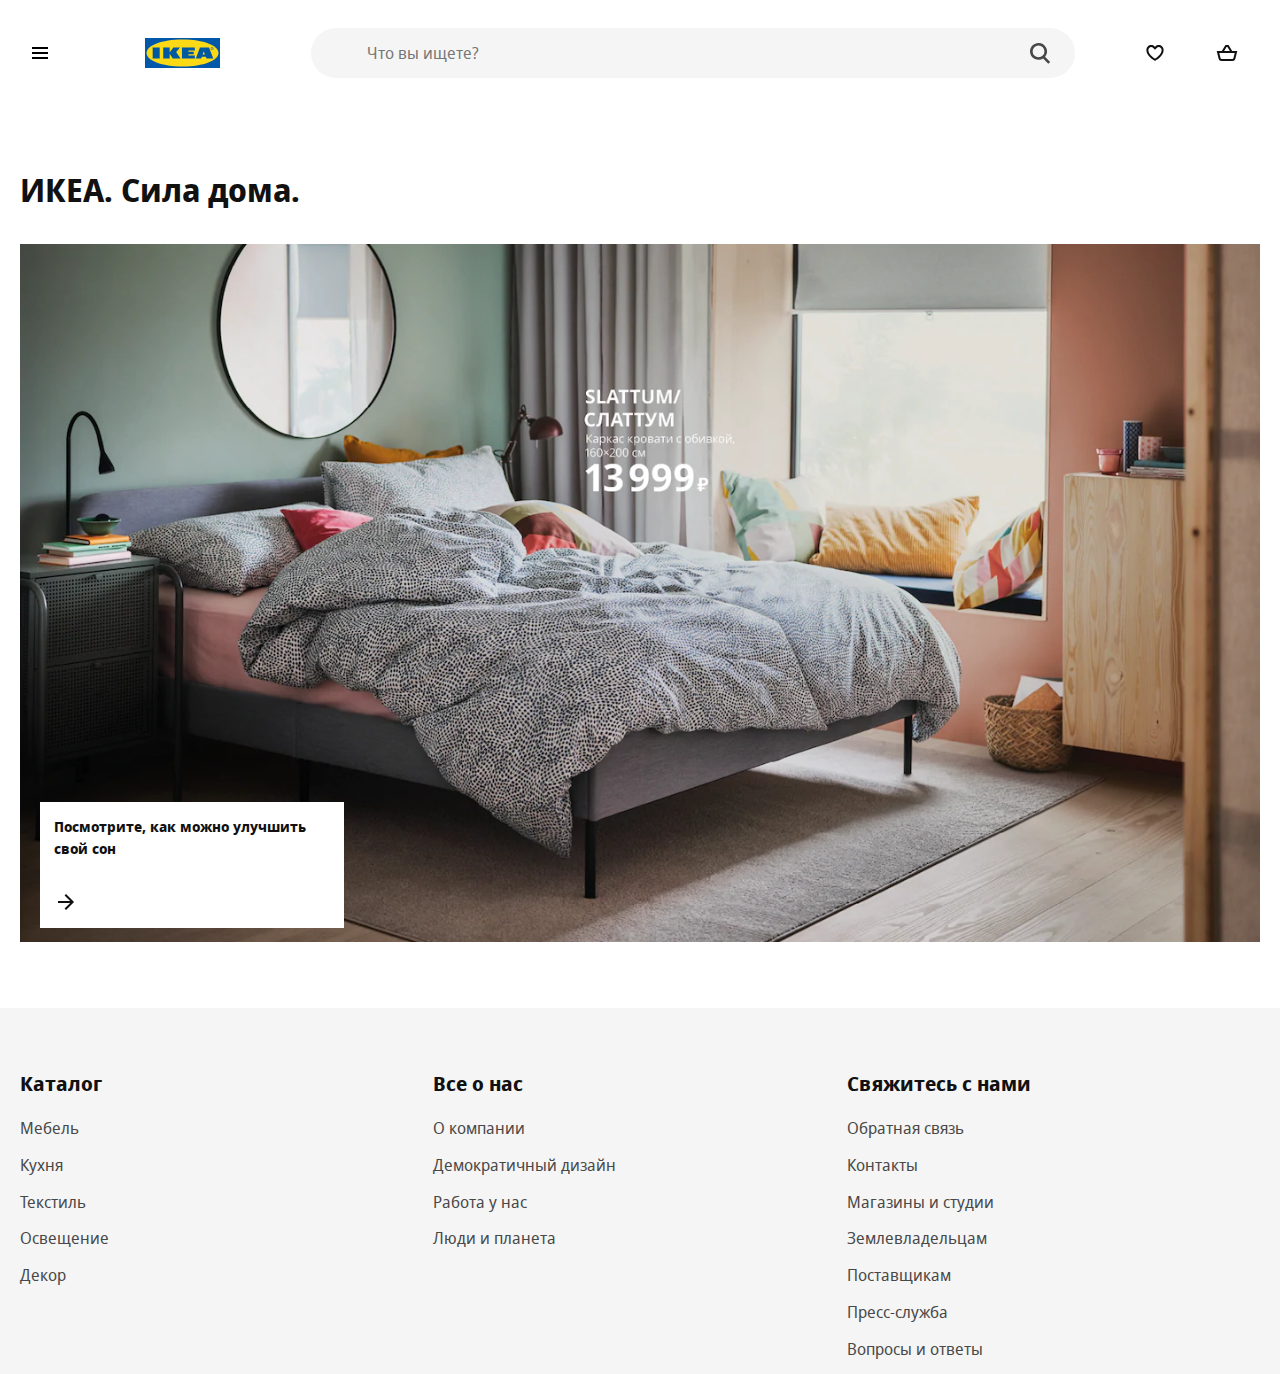
<file: index.html>
<!DOCTYPE html>
<html lang="en">
<head>
    <meta charset="UTF-8">
    <meta name="viewport"
          content="width=device-width, user-scalable=no, initial-scale=1.0, maximum-scale=1.0, minimum-scale=1.0">
    <meta http-equiv="X-UA-Compatible" content="ie=edge">
    <link rel="apple-touch-icon" sizes="180x180" href="favicon/apple-touch-icon.png">
    <link rel="icon" type="image/png" sizes="32x32" href="favicon/favicon-32x32.png">
    <link rel="icon" type="image/png" sizes="16x16" href="favicon/favicon-16x16.png">
    <link rel="mask-icon" href="favicon/safari-pinned-tab.svg" color="#0058ab">
    <meta name="msapplication-TileColor" content="#0058ab">
    <meta name="theme-color" content="#0058ab">
    <title>ИКЕА - официальный интернет-магазин мебели - IKEA</title>
    <link rel="stylesheet" href="styles/styles.css">

    <script src="script/index.js" type="module" defer></script>

</head>
<body>
<main>
    <div class="container">
        <h1 class="main-header">ИКЕА. Сила дома.</h1>
        <aside class="offer">
            <a href="card.html#idd059">
                <picture>
                    <source srcset="image/b47e07ee97fd5f9bf030d258d462a945.webp" type="image/webp">
                    <img src="image/b47e07ee97fd5f9bf030d258d462a945.jpg" alt="СЛАТТУМ">
                </picture>

            </a>
            <a class="offer-extra" href="goods.html?subcat=Кровати">
                <p>Посмотрите, как можно улучшить свой сон</p>
                <svg focusable="false" viewBox="0 0 24 24" class="offer-arrow" aria-hidden="true">
                    <path fill-rule="evenodd" clip-rule="evenodd"
                          d="M19.2937 12.7074L20.0008 12.0003L19.2938 11.2932L12.0008 3.99927L10.5865 5.41339L16.1727 11.0003H4V13.0003H16.1723L10.5855 18.5868L11.9996 20.0011L19.2937 12.7074Z"></path>
                </svg>
            </a>
        </aside>
    </div>
</main>

</body>
</html>
</file>
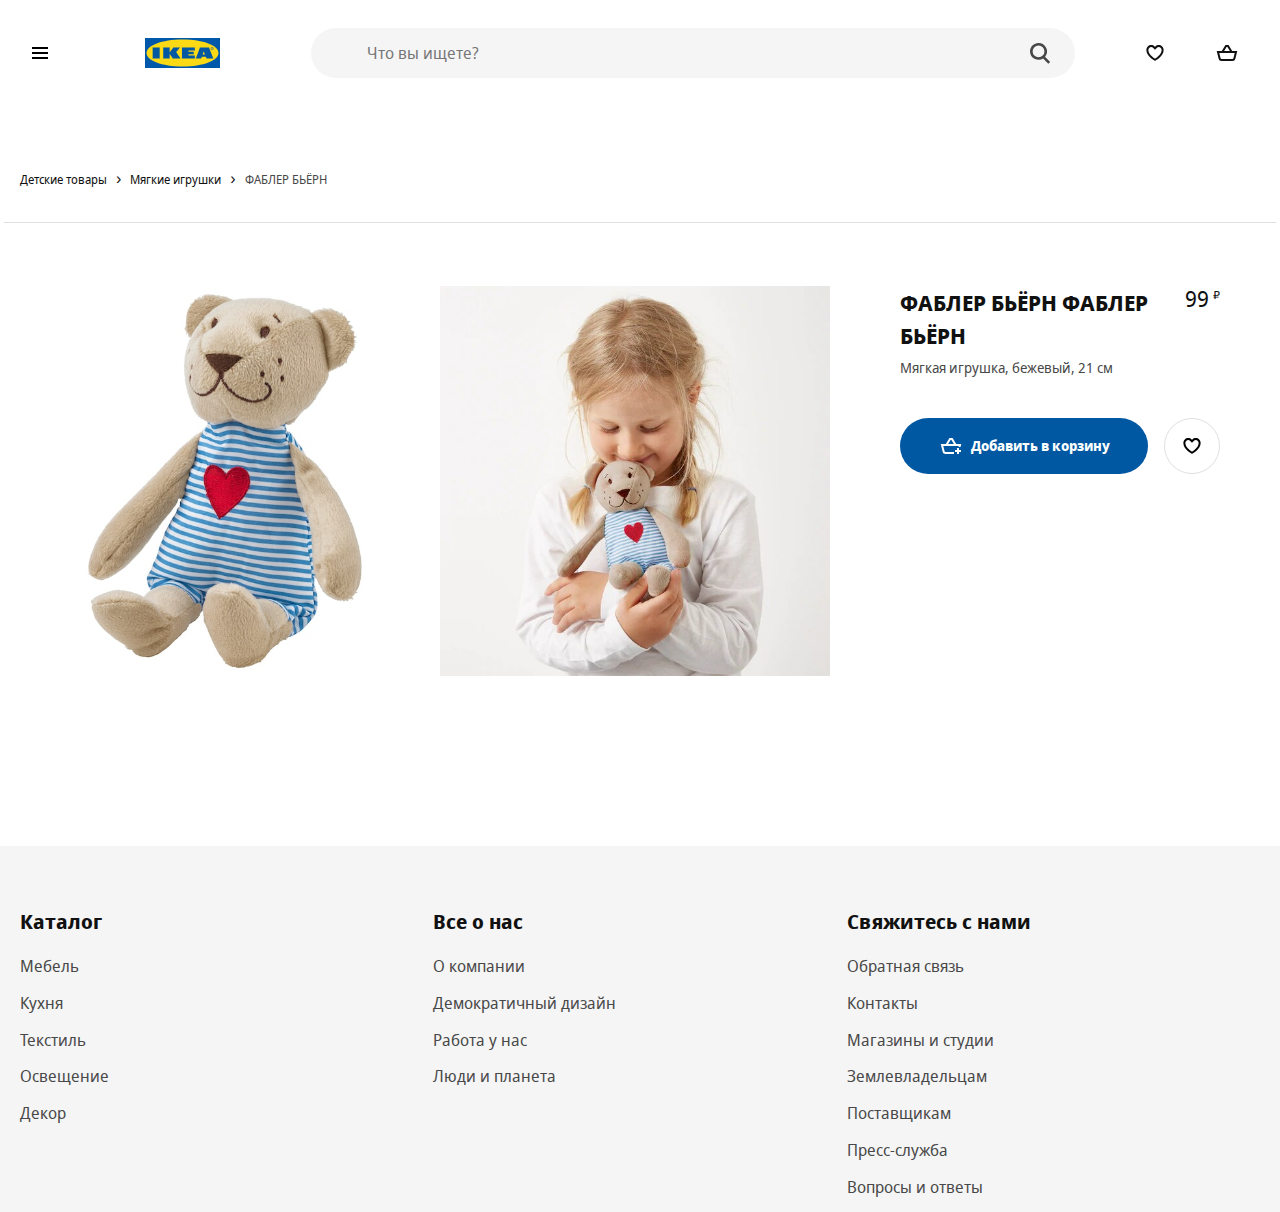
<file: card.html>
<!DOCTYPE html>
<html lang="en">
<head>
	<meta charset="UTF-8">
	<meta name="viewport" content="width=device-width, user-scalable=no, initial-scale=1.0, maximum-scale=1.0, minimum-scale=1.0">
	<meta http-equiv="X-UA-Compatible" content="ie=edge">
	<link rel="apple-touch-icon" sizes="180x180" href="favicon/apple-touch-icon.png">
	<link rel="icon" type="image/png" sizes="32x32" href="favicon/favicon-32x32.png">
	<link rel="icon" type="image/png" sizes="16x16" href="favicon/favicon-16x16.png">
	<link rel="mask-icon" href="favicon/safari-pinned-tab.svg" color="#0058ab">
	<meta name="msapplication-TileColor" content="#0058ab">
	<meta name="theme-color" content="#0058ab">
	<title>Детские игрушки - IKEA</title>
	<link rel="stylesheet" href="styles/styles.css">

	<script src="script/index.js" type="module" defer></script>

</head>
<body>
<main>
	<div class="container">
		<div class="breadcrumb">
			<nav role="navigation" aria-label="Breadcrumb" class="breadcrumb__nav">
				<ul class="breadcrumb__list">

					<li class="breadcrumb__list-item">
						<a href="goods.html?cat=Детские товары" class="breadcrumb__link"><span>Детские товары</span></a>
					</li>

					<li class="breadcrumb__list-item">
						<a href="goods.html?cat=Мягкие игрушки" class="breadcrumb__link"><span>Мягкие игрушки</span></a>
					</li>

					<li class="breadcrumb__list-item">
						<a href="#" class="breadcrumb__link"><span>ФАБЛЕР БЬЁРН</span></a>
					</li>

				</ul>
			</nav>
		</div>

		<div class="good wrapper">
			<div class="good-images">
				<div class="good-image__item">
					<img src="image/fabler-byorn-myagkaya-igrushka-bezhevyy__0710165_PE727396_S5.jpg" alt="">
				</div>
				<div class="good-image__item">
					<img src="image/fabler-byorn-myagkaya-igrushka-bezhevyy__0876865_PE611124_S5.jpg" alt="">
				</div>
			</div>
			<div class="good-item"> <!-- not-in-stock - нет в наличии-->
				<p class="good-item__new">Новинка</p>

				<div class="good-item__section">
					<div>
						<h2 class="good-item__header">ФАБЛЕР БЬЁРН ФАБЛЕР БЬЁРН</h2>
						<p class="good-item__description">Мягкая игрушка, бежевый, 21 см</p>

					</div>
					<p class="good-item__price">
						<span class="good-item__empty">Нет в наличии</span>
						<span class="good-item__price-value">99</span>
						<span class="good-item__currency">₽</span>
					</p>

				</div>
				<div class="good-item__buttons">
					<button type="button" class="btn btn-good" data-idd="idd001">
						<svg focusable="false" viewBox="0 0 24 24" class="btn-good-svg" aria-hidden="true">
							<path fill-rule="evenodd" clip-rule="evenodd" d="M10.4372 4H10.9993H12.0003H12.9996H13.5616L13.8538 4.48014L17.2112 9.99713H21H22.2806L21.9702 11.2396L21.5303 13H19.4688L19.7194 11.9971H4.28079L5.59143 17.2397C5.70272 17.6848 6.1027 17.9971 6.56157 17.9971H15V19.9971H6.56157C5.18496 19.9971 3.98502 19.0602 3.65114 17.7247L2.02987 11.2397L1.71924 9.99713H3.00002H6.78793L10.145 4.48017L10.4372 4ZM12.4375 6L14.87 9.99713H9.12911L11.5614 6H12.0003H12.4375ZM17.9961 16V14H19.9961V16H21.9961V18H19.9961V20H17.9961V18H15.9961V16H17.9961Z"></path>
						</svg>

						<span class="btn-good__label">Добавить в корзину</span>
					</button>
					<button type="button" class="btn btn-add-wishlist" data-idd="idd001">
						<svg focusable="false" viewBox="0 0 24 24" class="btn-add-wishlist__svg" aria-hidden="true">
							<path fill-rule="evenodd" clip-rule="evenodd" d="M12.336 5.52055C14.2336 3.62376 17.3096 3.62401 19.2069 5.52129C20.2067 6.52115 20.6796 7.85005 20.6259 9.15761C20.6151 12.2138 18.4184 14.8654 16.4892 16.6366C15.4926 17.5517 14.5004 18.2923 13.7593 18.8036C13.3879 19.0598 13.0771 19.2601 12.8574 19.3973C12.7475 19.466 12.6601 19.519 12.5992 19.5555C12.5687 19.5737 12.5448 19.5879 12.5279 19.5978L12.5079 19.6094L12.502 19.6129L12.5001 19.614C12.5001 19.614 12.4989 19.6147 11.9999 18.748C11.501 19.6147 11.5005 19.6144 11.5005 19.6144L11.4979 19.6129L11.4919 19.6094L11.472 19.5978C11.4551 19.5879 11.4312 19.5737 11.4007 19.5555C11.3397 19.519 11.2524 19.466 11.1425 19.3973C10.9227 19.2601 10.612 19.0598 10.2405 18.8036C9.49947 18.2923 8.50726 17.5517 7.51063 16.6366C5.58146 14.8654 3.38477 12.2139 3.37399 9.15765C3.32024 7.85008 3.79314 6.52117 4.79301 5.52129C6.69054 3.62376 9.76704 3.62376 11.6646 5.52129L11.9993 5.856L12.3353 5.52129L12.336 5.52055ZM11.9999 18.748L11.5005 19.6144L11.9999 19.9019L12.4989 19.6147L11.9999 18.748ZM11.9999 17.573C12.1727 17.462 12.384 17.3226 12.6236 17.1573C13.3125 16.6821 14.2267 15.9988 15.1366 15.1634C17.0157 13.4381 18.6259 11.2919 18.6259 9.13506V9.11213L18.627 9.08922C18.6626 8.31221 18.3844 7.52727 17.7926 6.9355C16.6762 5.81903 14.866 5.81902 13.7495 6.9355L13.7481 6.93689L11.9965 8.68166L10.2504 6.9355C9.13387 5.81903 7.3237 5.81903 6.20722 6.9355C5.61546 7.52727 5.33724 8.31221 5.3729 9.08922L5.37395 9.11213V9.13507C5.37395 11.2919 6.98418 13.4381 8.86325 15.1634C9.77312 15.9988 10.6874 16.6821 11.3762 17.1573C11.6159 17.3226 11.8271 17.462 11.9999 17.573Z"></path>
						</svg>
					</button>
				</div>

			</div>
		</div>


	</div>
</main>
</body>
</html>
</file>
<file: styles/styles.css>
/*
* Prefixed by https://autoprefixer.github.io
* PostCSS: v7.0.29,
* Autoprefixer: v9.7.6
* Browsers: last 4 version
*/

@font-face {
	font-family: 'Noto Sans';
	src: local('Noto Sans Display Regular'), local('NotoSansDisplay-Regular'), url('../fonts/Notosansdisplayregular.woff2') format('woff2'), url('../fonts/Notosansdisplayregular.woff') format('woff');
	font-weight: 400;
	font-style: normal;
}

@font-face {
	font-family: 'Noto Sans';
	src: local('Noto Sans Display Italic'), local('NotoSansDisplay-Italic'), url('../fonts/Notosansdisplayitalic.woff2') format('woff2'), url('../fonts/Notosansdisplayitalic.woff') format('woff');
	font-weight: 400;
	font-style: italic;
}

@font-face {
	font-family: 'Noto Sans';
	src: local('Noto Sans Display Bold'), local('NotoSansDisplay-Bold'), url('../fonts/Notosansdisplaybold.woff2') format('woff2'), url('../fonts/Notosansdisplaybold.woff') format('woff');
	font-weight: 700;
	font-style: normal;
}

@font-face {
	font-family: 'Noto Sans';
	src: local('Noto Sans Display Bold Italic'), local('NotoSansDisplay-BoldItalic'), url('../fonts/Notosansdisplaybolditalic.woff2') format('woff2'), url('../fonts/Notosansdisplaybolditalic.woff') format('woff');
	font-weight: 700;
	font-style: italic;
}

html {
	-webkit-box-sizing: border-box;
	box-sizing: border-box;
}

*,
*::before,
*::after {
	-webkit-box-sizing: inherit;
	box-sizing: inherit;
}

body {
	min-width: 320px;
	margin: 0;

	background-color: #fff; /*под проект*/
	font-family: Noto Sans, Arial, sans-serif; /*в "" свой шрифт под проект*/

	font-size: 16px;
	color: #111;
	line-height: 1.5;
	-webkit-font-smoothing: subpixel-antialiased;
}

button, input {
	font: inherit;
}

button {
	cursor: pointer;
}

img {
	max-width: 100%;
	width: 100%;
	height: auto;
}

a {
	text-decoration: none;
	color: inherit;
}

ul {
	list-style: none;
	padding: 0;
	margin: 0;
}

h1, h2, h3, p {
	padding: 0;
	margin: 0;
}

/* container */

.container {
	max-width: 100rem;
	margin: 0 auto;
	padding: 0 1.25rem;
}

.visually-hidden {
	position: absolute !important;
	clip: rect(1px 1px 1px 1px);
	clip: rect(1px, 1px, 1px, 1px);
	padding: 0 !important;
	border: 0 !important;
	height: 1px !important;
	width: 1px !important;
	overflow: hidden;
}

/* при работе с float */

.clearfix::after {
	content: "";
	display: table;
	clear: both;
}

header {
	margin-bottom: 3.75rem;
}

.header {
	display: -ms-grid;
	display: grid;
	grid-gap: 1.25rem;
	-ms-grid-columns: 2fr 1.25rem 2fr 1.25rem 16fr 1.25rem 1fr 1.25rem 1fr;
	grid-template-columns: 2fr 2fr 16fr 1fr 1fr;
	-webkit-box-align: center;
	-ms-flex-align: center;
	align-items: center;
	padding: 1.75rem 0;
}

footer {
	background-color: #f5f5f5;
	margin-top: 3.75rem;
	padding: 3.75rem 0 0 0;
}

.footer {
	display: -ms-grid;
	display: grid;
	-ms-grid-columns: 1fr 1fr 1fr;
	grid-template-columns: 1fr 1fr 1fr;
}

.main-header {
	margin-bottom: 1.875rem
}

.btn {
	background-color: transparent;
	outline: transparent;
	border-radius: 50%;
	width: 40px;
	height: 40px;
	display: -webkit-box;
	display: -ms-flexbox;
	display: flex;
	-webkit-box-align: center;
	-ms-flex-align: center;
	align-items: center;
	-webkit-box-pack: center;
	-ms-flex-pack: center;
	justify-content: center;
	border: 1px solid transparent;
}

.btn:hover {
	background-color: #f5f5f5;
	color: #111;
}

.svg-icon {
	fill: currentColor;
}

.logo {
	text-align: center;
	width: 75px;
	height: 30px;

}

.search {
	position: relative;
	-webkit-box-flex: 1;
	-ms-flex-positive: 1;
	flex-grow: 1;
	height: 50px;
	margin: 0 40px;
}

.search-input {
	-webkit-appearance: none;
	-moz-appearance: none;
	appearance: none;
	background-color: #f5f5f5;
	display: block;
	appearance: none;
	width: 100%;
	height: 100%;
	padding: .5rem 3.5rem;
	margin: 0 auto;
	line-height: 1.5;
	border: 0;
	border-radius: 50em;
	outline: 0;
	-webkit-box-shadow: none;
	box-shadow: none;
	-webkit-transition: background .2s;
	-o-transition: background .2s;
	transition: background .2s;
}

.search-btn {
	position: absolute;
	top: 0.9rem;
	right: 0.9rem;
	background-image: url("data:image/svg+xml;charset=utf-8,%3Csvg width='16' height='17' fill='%23484848' xmlns='http://www.w3.org/2000/svg'%3E%3Cpath fill-rule='evenodd' clip-rule='evenodd' d='M6.5 11a4.5 4.5 0 110-9 4.5 4.5 0 010 9zm4.968-.307a6.5 6.5 0 10-1.514 1.315l3.996 3.996 1.414-1.414-3.896-3.897z'/%3E%3C/svg%3E");
	background-repeat: no-repeat;
	background-size: contain;
	width: 2.5rem;
	height: 1.5rem;
	background-position: center;
}

.offer {
	position: relative;
}

.offer-extra {
	position: absolute;
	padding: .9rem;
	color: #111;
	left: 1.25rem;
	bottom: 1.25rem;
	display: -webkit-box;
	display: -ms-flexbox;
	display: flex;
	background: #fff;
	-webkit-box-orient: vertical;
	-webkit-box-direction: normal;
	-ms-flex-direction: column;
	flex-direction: column;
	-webkit-box-align: start;
	-ms-flex-align: start;
	align-items: flex-start;
	max-width: 19rem;
	min-width: 13rem;
	font-size: .9rem;
	line-height: 1.5;
	font-weight: bold;
	word-break: break-word;
}

.offer-arrow {
	display: inline-block;
	height: 1.5rem;
	width: 1.5rem;
	vertical-align: middle;
	fill: currentColor;
	margin-top: 1.875rem;

}


.footer-header {
	line-height: 2rem;
	font-size: 1.25rem;
	padding: 0 0 1rem 0;

}

.footer-list {
	margin-bottom: .8rem;
}

.footer-list > a {
	color: #484848;
}

.footer-list > a:hover {
	color: #111;
	text-decoration: underline;
}

.catalog {
	position: fixed;
	z-index: 999;
	top: 0;
	left: -100%;
	bottom: 0;
	background-color: #fff;
	overflow-y: auto;
	overflow-x: hidden;
	-webkit-transition: left 0.2s 0s;
	-o-transition: left 0.2s 0s;
	transition: left 0.2s 0s;
	width: 20rem;
	padding: 6rem 4rem 3rem;

}

.catalog.open {
	left: 0;
}

.catalog-btn {
	position: absolute;
	top: 3rem;
	left: 3rem;
}

.catalog-list__item,
.subcatalog-list__item {
	cursor: pointer;
	color: #111;


}

.catalog-list__item a,
.subcatalog-list__item a {
	text-decoration: underline;
	display: block;
}

.catalog-list__item a {
	padding: .5rem 1.5rem .5rem 0;
}

.subcatalog-list__item a {
	padding: .5rem 0;
}

.catalog-list__item:hover a,
.subcatalog-list__item:hover a {
	text-decoration: underline;
}

.catalog-list__item.active {
	background-repeat: no-repeat;
	background-position: right 0 center;
	background-image: url('data:image/svg+xml;utf8,<svg width="24" height="24" viewBox="0 0 24 24" fill="none" xmlns="http://www.w3.org/2000/svg"><path fill-rule="evenodd" clip-rule="evenodd" d="M15.5996 11.9999L9.81456 17.7857L8.40026 16.3716L12.7714 11.9999L8.40026 7.62823L9.81457 6.21411L15.5996 11.9999Z" fill="%23959595"/></svg>');
}

.subcatalog {
	position: fixed;
	z-index: 998;
	top: 0;
	left: -100%;
	bottom: 0;
	background-color: #fff;
	overflow-y: auto;
	overflow-x: hidden;
	-webkit-transition: left, right 0.2s 0s;
	-o-transition: left, right 0.2s 0s;
	transition: left, right 0.2s 0s;
	width: 25rem;
	padding: 6rem 4rem 3rem;
	border-left: 2px solid #ccc;
}

.subcatalog.subopen {
	left: 20rem;
	display: block;
}

.overlay {
	display: block;
	position: fixed;
	z-index: 899;
	top: 0;
	bottom: 0;
	right: 0;
	left: 0;
	background-color: black;
	-webkit-transition: all .2s ease;
	-o-transition: all .2s ease;
	transition: all .2s ease;
	opacity: 0;
	pointer-events: none;
}

.overlay.active {
	opacity: 0.25;
	pointer-events: all;
}


.wrapper {
	position: relative;
	margin-top: 4rem;
}

.wrapper:before {
	content: '';
	width: calc(100% + 2rem);
	display: block;
	position: absolute;
	top: -2rem;
	z-index: 99;
	margin: 0 -1rem;
	border-bottom: 1px solid #dfdfdf;
}

.good {
	display: -ms-grid;
	display: grid;
	-ms-grid-columns: minmax(0, 1fr) 1.25rem minmax(0, 1fr) 1.25rem minmax(0, 1fr) 1.25rem minmax(0, 1fr) 1.25rem minmax(0, 1fr) 1.25rem minmax(0, 1fr) 1.25rem minmax(0, 1fr) 1.25rem minmax(0, 1fr) 1.25rem minmax(0, 1fr) 1.25rem minmax(0, 1fr) 1.25rem minmax(0, 1fr) 1.25rem minmax(0, 1fr);
	grid-template-columns: repeat(12, minmax(0, 1fr));
	grid-column-gap: 1.25rem;
	padding-top: 2rem;
}

.good-images {
	display: -webkit-box;
	display: -ms-flexbox;
	display: flex;
	-ms-flex-wrap: wrap;
	flex-wrap: wrap;
	-ms-grid-column: 1;
	grid-column-start: 1;
	-ms-grid-column-span: 8;
	grid-column-end: 9;
	-ms-flex-pack: distribute;
	justify-content: space-around;


}

.good-image__item {
	width: calc(50% - 1.25rem);
	margin-left: .625rem;
	margin-right: .625rem;
	min-height: 500px;
}


.good-item {
	-ms-grid-column: 9;
	grid-column-start: 9;
	-ms-grid-column-span: 4;
	grid-column-end: 13;
	padding: 0 2.5rem;
}

.good-item__section {
	margin-bottom: 2.5rem;
}

.good-item__new {
	display: none;
}


.good-item__empty {
	display: none;
}

.not-in-stock .good-item__empty {
	display: block;
}

.not-in-stock .btn-good {
	display: none;
}

.good-item__header {
	font-size: 1.375rem;
	line-height: 1.5;
	font-weight: 700;
	text-transform: uppercase;
	margin-bottom: .3rem;
}

.good-item__description {
	line-height: 1.5;
	letter-spacing: 0;
	font-weight: 400;
	color: #484848;
	font-size: .875rem;
}

.good-item__price {
	white-space: nowrap;
	text-align: right;
}

.good-item__section {
	display: -webkit-box;
	display: -ms-flexbox;
	display: flex;
	-webkit-box-pack: justify;
	-ms-flex-pack: justify;
	justify-content: space-between;
}

.good-item__price-value {
	line-height: 1.1875;
	font-size: 1.375rem;
}

.good-item__currency {
	line-height: .9;
	font-size: .6875rem;
	vertical-align: text-top;
}

.not-in-stock .good-item__price-value,
.not-in-stock .good-item__currency {
	display: none;
}

.good-item__buttons {
	display: -webkit-box;
	display: -ms-flexbox;
	display: flex;
	-webkit-box-pack: justify;
	-ms-flex-pack: justify;
	justify-content: space-between;
	-webkit-box-align: center;
	-ms-flex-align: center;
	align-items: center;
	width: 100%;
}

.btn-good {
	margin-right: 1rem;
	-webkit-box-flex: 1;
	-ms-flex-positive: 1;
	flex-grow: 1;
	-ms-flex-negative: 1;
	flex-shrink: 1;
	position: relative;
	background: #0058a3;
	color: #fff;
	border-radius: 52px;
	padding: 0 2rem;
	display: -webkit-box;
	display: -ms-flexbox;
	display: flex;
	height: 3.5rem;
	-webkit-box-align: center;
	-ms-flex-align: center;
	align-items: center;
}

.btn-good-svg {
	margin-right: .5rem;
	vertical-align: top;
	-ms-flex-negative: 0;
	flex-shrink: 0;
	display: inline-block;
	height: 1.5rem;
	width: 1.5rem;
	fill: #fff;
}

.btn-good:hover {
	color: #0058a3;
}

.btn-good:hover .btn-good-svg {
	fill: #0058a3;
}

.btn-good__label {
	text-align: center;
	border: 0;
	font-weight: 700;
	font-size: .875rem;
	line-height: 1.42857;
}

.btn-add-wishlist {
	background: rgba(0, 0, 0, 0);
	color: #111;
	border-radius: 40px;
	padding: 0 .9375rem;
	border: 1px solid #dfdfdf;
	height: 3.5rem;
	width: 3.5rem;
	margin-left: auto;
}

.btn-add-wishlist__svg {
	height: 1.5rem;
	width: 1.5rem;

}

.btn-add-wishlist:hover .btn-add-wishlist__svg {
	fill: red;
}

.btn-add-wishlist.contains-wishlist .btn-add-wishlist__svg {
	fill: red;

}

.btn-add-wishlist:hover.contains-wishlist .btn-add-wishlist__svg {
	fill: black;
}


.goods-list {
	display: -ms-grid;
	display: grid;
	grid-template-columns: repeat(4, 1fr);
	grid-gap: 1.25rem;
}

.goods-list__item {
	margin-bottom: 2rem;
}


.goods-item {
	position: relative;
	display: -webkit-box;
	display: -ms-flexbox;
	display: flex;
	-webkit-box-orient: vertical;
	-webkit-box-direction: normal;
	-ms-flex-direction: column;
	flex-direction: column;
	-webkit-box-pack: justify;
	-ms-flex-pack: justify;
	justify-content: space-between;
	height: 100%;
}

.goods-item__img {
	height: 380px;
	display: table-cell;
	vertical-align: middle
}


.btn-add-card {
	position: absolute;
	opacity: 0;
	-webkit-transition: opacity 0.2s 0s;
	-o-transition: opacity 0.2s 0s;
	transition: opacity 0.2s 0s;
	right: 1rem;
	bottom: 0.5rem;
	background-color: rgb(0, 88, 163);
	border: 1px solid rgb(0, 88, 163);
	background-repeat: no-repeat;
	background-position: center;
	background-image: url("data:image/svg+xml;utf8,<svg width='24' height='24' xmlns='http://www.w3.org/2000/svg' viewBox='0 0 24 24'><path fill-rule='evenodd' clip-rule='evenodd' d='M10.4372 4H10.9993H12.0003H12.9996H13.5616L13.8538 4.48014L17.2112 9.99713H21H22.2806L21.9702 11.2396L21.5303 13H19.4688L19.7194 11.9971H4.28079L5.59143 17.2397C5.70272 17.6848 6.1027 17.9971 6.56157 17.9971H15V19.9971H6.56157C5.18496 19.9971 3.98502 19.0602 3.65114 17.7247L2.02987 11.2397L1.71924 9.99713H3.00002H6.78793L10.145 4.48017L10.4372 4ZM12.4375 6L14.87 9.99713H9.12911L11.5614 6H12.0003H12.4375ZM17.9961 16V14H19.9961V16H21.9961V18H19.9961V20H17.9961V18H15.9961V16H17.9961Z' fill='white' /></svg>");
}

.btn-add-card:hover {
	background-color: rgb(255, 255, 255);
	background-image: url("data:image/svg+xml;utf8,<svg width='24' height='24' xmlns='http://www.w3.org/2000/svg' viewBox='0 0 24 24'><path fill-rule='evenodd' clip-rule='evenodd' d='M10.4372 4H10.9993H12.0003H12.9996H13.5616L13.8538 4.48014L17.2112 9.99713H21H22.2806L21.9702 11.2396L21.5303 13H19.4688L19.7194 11.9971H4.28079L5.59143 17.2397C5.70272 17.6848 6.1027 17.9971 6.56157 17.9971H15V19.9971H6.56157C5.18496 19.9971 3.98502 19.0602 3.65114 17.7247L2.02987 11.2397L1.71924 9.99713H3.00002H6.78793L10.145 4.48017L10.4372 4ZM12.4375 6L14.87 9.99713H9.12911L11.5614 6H12.0003H12.4375ZM17.9961 16V14H19.9961V16H21.9961V18H19.9961V20H17.9961V18H15.9961V16H17.9961Z' fill='rgb(0, 88, 163)' /></svg>");

}

.goods-item:hover .btn-add-card {
	opacity: 1;
}

.goods-item__header {
	margin-top: auto;
	margin-bottom: 1rem;
}

.goods-item__new {
	line-height: 1.42857;
	color: #ca5008;
	font-weight: 700;
	font-size: 0.8rem;
}

.goods-item__link {
	display: block;
	height: 100%;
}

.goods-item__description {
	margin-bottom: 1rem;
	font-size: .875rem;
	line-height: 1.42857;
}

.goods-item__price {
	min-height: calc(40px + 0.5rem);
	padding-bottom: 0.5rem;
	font-weight: 700;
}

.goods-item__price-value {
	font-size: 1.375rem;
}

.goods-item__currency {
	line-height: .9;
	font-size: .6875rem;
	vertical-align: text-top;
}


.breadcrumb__list-item {
	display: inline;
}

.breadcrumb__list-item:after {
	content: "\0203A";
	display: inline;
	margin: 0 .3125rem;
	font-size: 1rem;
	line-height: 1.125;
}

.breadcrumb__list-item:last-child:after {
	content: "";
}

.breadcrumb__link {
	font-size: .75rem;
	line-height: 1.5;
	font-weight: 400;
	vertical-align: middle;
}

.breadcrumb__list-item:last-child .breadcrumb__link {
	color: #484848;
	pointer-events: none;
	cursor: auto;
}

.cart-wrapper {
	max-width: 768px;
}

.cart-header {
	text-align: center;
}

.product {
	display: -ms-grid;
	display: grid;
	-ms-grid-columns: 152px 4fr 6fr;
	grid-template-columns: 152px 4fr 6fr;
	-ms-grid-rows: auto;
	grid-template-rows: auto;
	font-size: .81rem;
	line-height: 1.385;
}

.product > *:nth-child(1) {
	-ms-grid-row: 1;
	-ms-grid-column: 1;
}

.product > *:nth-child(2) {
	-ms-grid-row: 1;
	-ms-grid-column: 2;
}

.product > *:nth-child(3) {
	-ms-grid-row: 1;
	-ms-grid-column: 3;
}

.product__image-container {
	-ms-grid-column: 1;
	grid-column: 1;
	-ms-grid-row: 1;
	-ms-grid-row-span: 2;
	grid-row: 1/3;
	padding-right: 1rem;
}

.product__description {
	-ms-grid-column: 2;
	grid-column: 2;
	-ms-grid-row: 1;
	grid-row: 1;
}

.product__name {
	font-size: 1.2rem;
	margin-bottom: .5rem;
	font-weight: 700;
	text-transform: uppercase;
	word-break: break-word;
}

.product__prices {
	-ms-grid-column: 3;
	grid-column: 3;
	-ms-grid-row: 1;
	grid-row: 1;
	text-align: right;
	padding-top: 0;
}

.product__controls {
	-ms-grid-column: 3;
	grid-column: 3;
	-ms-grid-row: 2;
	grid-row: 2;
	margin-top: .5rem;
	display: -webkit-box;
	display: -ms-flexbox;
	display: flex;
	-webkit-box-pack: end;
	-ms-flex-pack: end;
	justify-content: flex-end;
}

.btn-remove {
	color: #444;
	border-color: #666;
	border-radius: unset;
}

.product__total {
	font-weight: 700;
	font-size: 1.06rem;
	line-height: 1.2;
}

.product-controls__remove {
	width: 12.5%;
}

.product-controls__quantity {
	width: 25%;
	margin-left: .5rem;
}

.cart-header {
	margin-bottom: 3rem;
}

.cart-item {
	margin-bottom: 2rem;
}

.cart-total {
	display: -webkit-box;
	display: -ms-flexbox;
	display: flex;
	-webkit-box-pack: justify;
	-ms-flex-pack: justify;
	justify-content: space-between;
	padding: .35rem 0;
	font-weight: 700;
	font-size: 14px;
	text-align: initial;
	border: dashed #cacaca;
	border-width: 1px 0;
}

.cart-checkout {
	color: #ffffff;
	padding: 12px 62px;
	background-color: #3a6e9f;
	border: none;
	display: block;
	margin: 1rem auto;
}

.cart-form {
	margin: 1rem 0;
	text-align: center;
}

.cart-form label {
	display: block;
	margin: 1rem;
}

select {
	width: 100%;
	max-width: 352px;
	height: 40px;
	margin: 0;
	padding: 0 10px;
	border: 1px solid #666;
	border-radius: 2px;
	background: #fff url(../image/chevron-down-thin-24.1667eab2.svg) no-repeat right 8px center/1.5rem;
	-webkit-appearance: none;
	-moz-appearance: none;
	appearance: none;
	font-size: 1rem;
	line-height: 1.15;
	font-family: inherit;
	text-transform: none;
}

@media (max-width: 1200px) {
	.goods-list {
		grid-template-columns: repeat(3, 1fr);
	}
}

@media (max-width: 768px) {
	.goods-list {
		grid-template-columns: repeat(2, 1fr);
	}

	.header {
		-ms-grid-columns: 1fr 1.25rem 4fr 1.25rem 1fr 1.25rem 1fr;
		grid-template-columns: 1fr 4fr 1fr 1fr;
		-ms-grid-rows: auto 1.25rem auto 1.25rem auto;
		grid-template-areas: "burger logo wishlist cart" "main main . sidebar" "footer footer footer footer";
	}

	.btn-burger {
		grid-area: burger;
	}

	.logo {
		grid-area: logo;
	}

	.btn-wishlist {
		grid-area: wishlist;
	}

	.btn-cart {
		grid-area: cart;
	}

	.search {
		grid-area: search;
		-ms-grid-row: 2;
		grid-row: 2;
		-ms-grid-column-span: 5;
		grid-column-end: 6;
		-ms-grid-column: 1;
		grid-column-start: 1;
		margin: 0;
	}

	.footer {
		-ms-grid-rows: auto;
		grid-template-rows: auto;
		-webkit-box-pack: center;
		-ms-flex-pack: center;
		justify-content: center;
		grid-template-areas: "catalog" "about" "connection";
		-ms-grid-columns: 300px;
		grid-template-columns: 300px

	}

	.footer-catalog {
		grid-area: catalog;
		margin-bottom: 50px;
	}

	.footer-about {
		grid-area: about;
		margin-bottom: 50px;
	}

	.footer-connection {
		grid-area: connection;
		margin-bottom: 50px;
	}

	.catalog {
		width: 50%;
	}

	.subcatalog {
		width: 50%;
		left: auto;
		right: -100%;
	}

	.subcatalog.subopen {
		right: 0;
		left: auto;
	}
}

@media (max-width: 768px) {

	.footer-catalog {
		-ms-grid-row: 1;
		-ms-grid-column: 1

	}

	.footer-about {
		-ms-grid-row: 2;
		-ms-grid-column: 1

	}

	.footer-connection {
		-ms-grid-row: 3;
		-ms-grid-column: 1

	}
}

@media (max-width: 768px) {

	.btn-burger {
		-ms-grid-row: 1;
		-ms-grid-column: 1;
	}

	.logo {
		-ms-grid-row: 1;
		-ms-grid-column: 3;
	}

	.btn-wishlist {
		-ms-grid-row: 1;
		-ms-grid-column: 5;
	}

	.btn-cart {
		-ms-grid-row: 1;
		-ms-grid-column: 7;
	}
}

@media (max-width: 576px) {
	.goods-list {
		-ms-grid-columns: 1fr;
		grid-template-columns: 1fr;
	}

	.catalog {
		width: 100%;
	}

	.subcatalog {
		z-index: 999;
		width: 100%;
	}

	.subcatalog.subopen {
		right: 0;
	}
}
</file>
